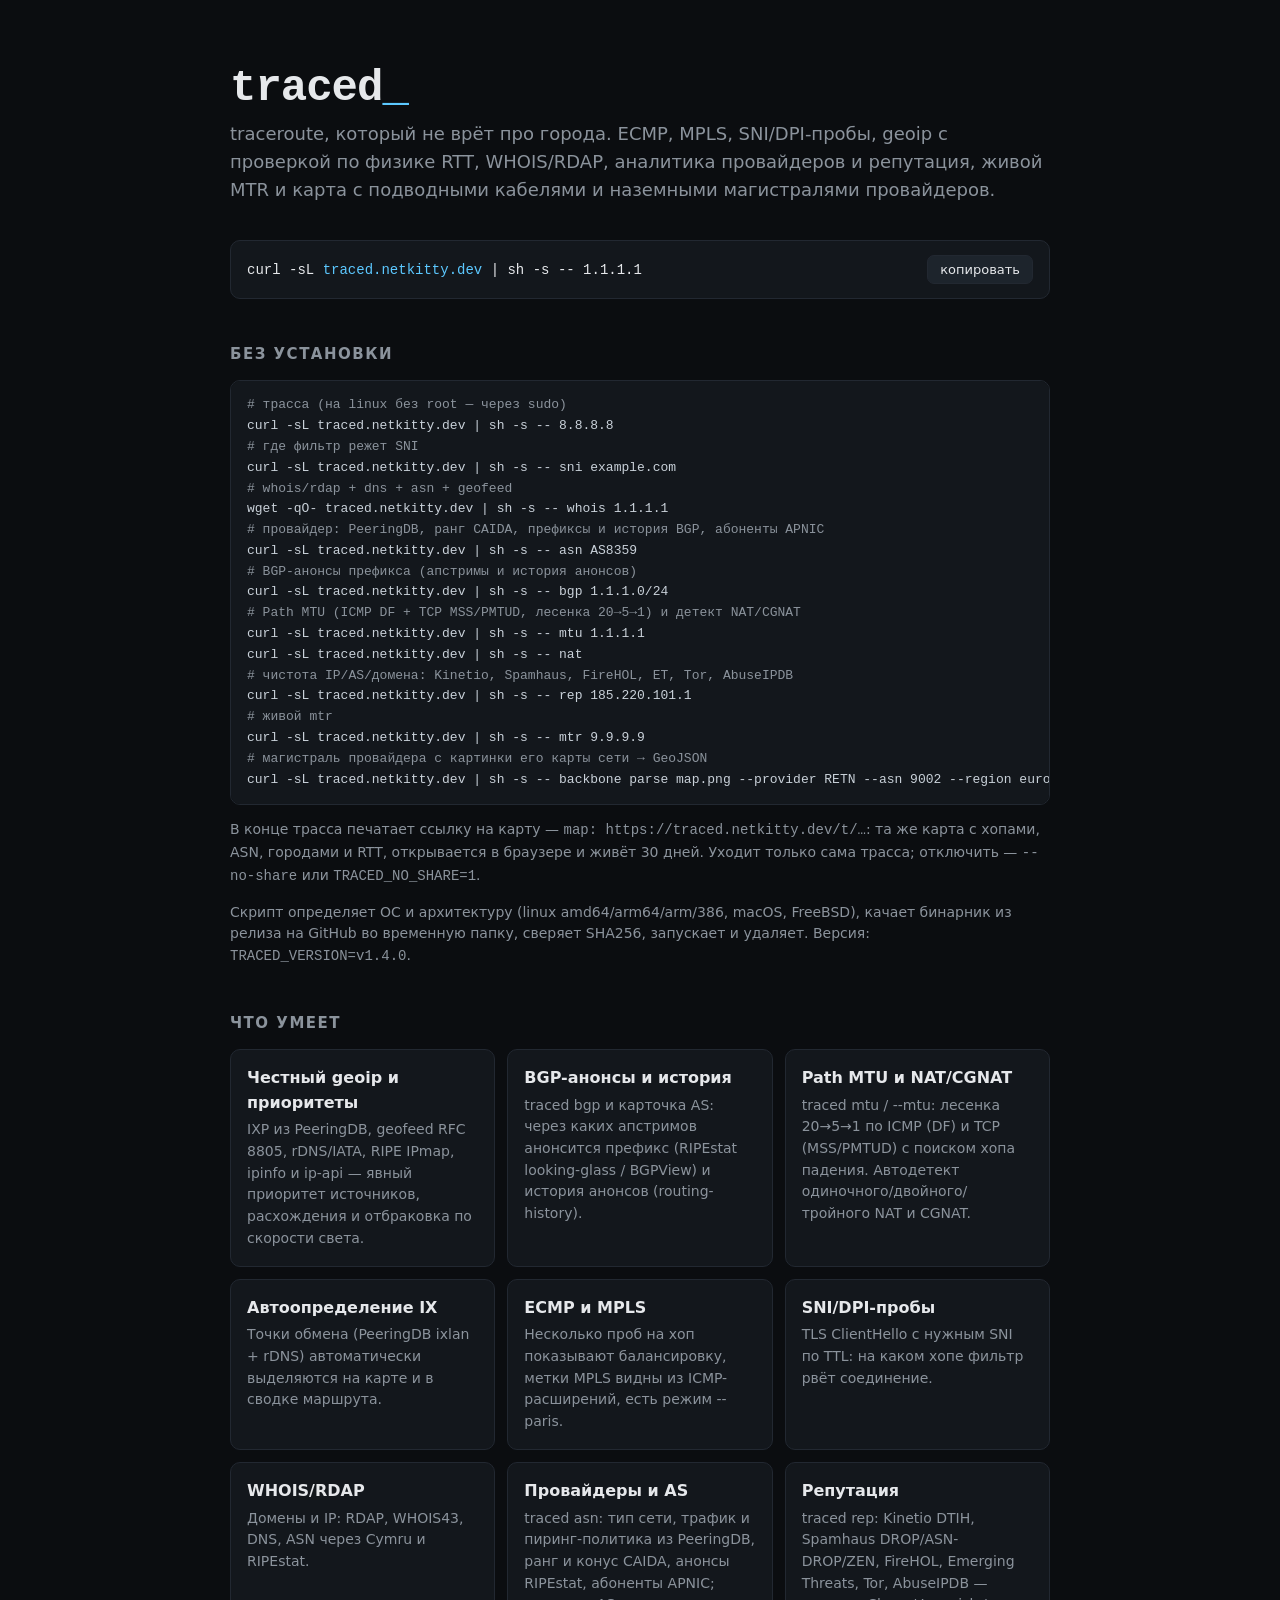
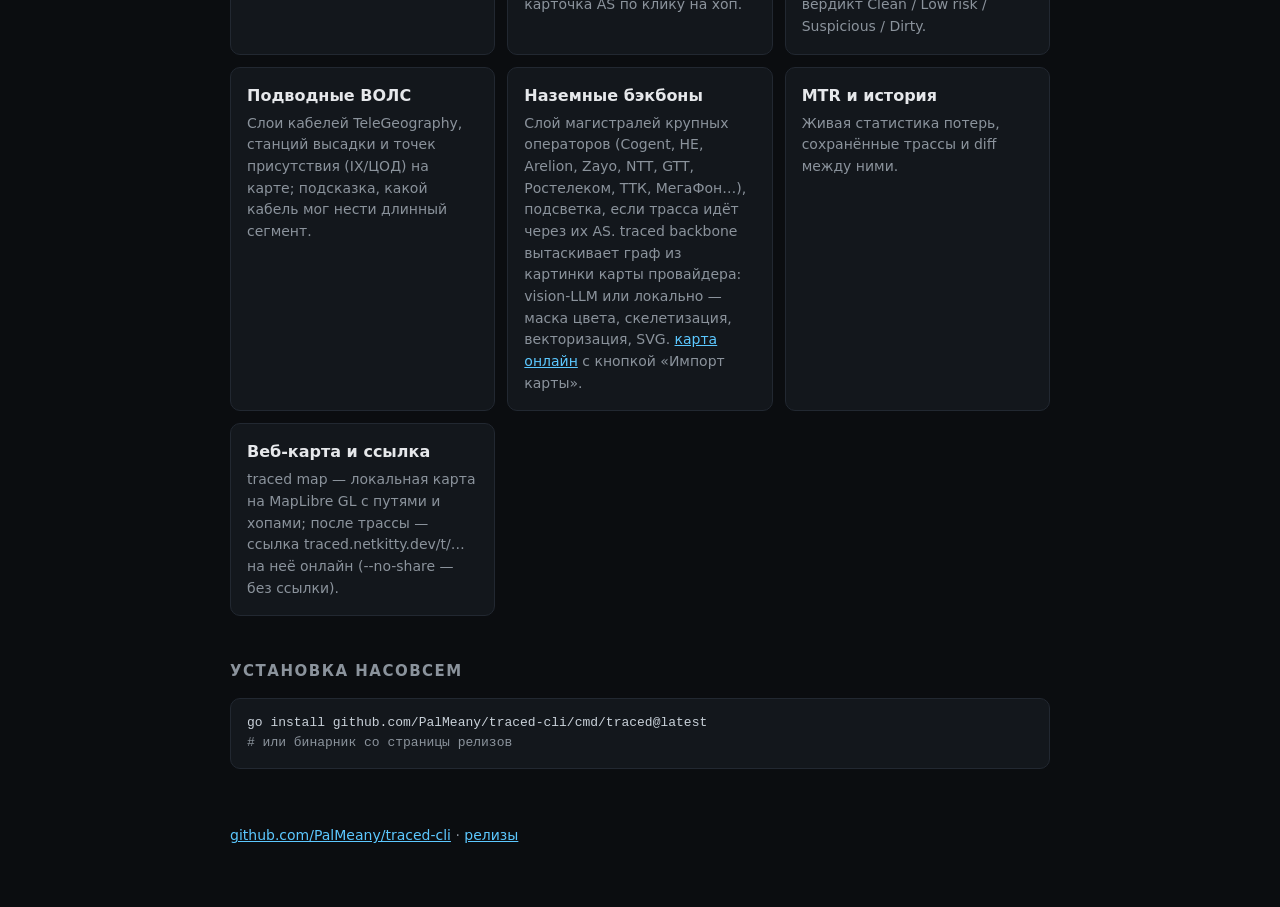
<file: site/index.html>
<!doctype html><html lang="ru"><head><meta charset="utf-8"><meta name="viewport" content="width=device-width,initial-scale=1">
<title>traced — traceroute с честной геолокацией</title>
<meta name="description" content="traceroute с ECMP, MPLS, SNI/DPI-пробами, проверенным geoip, WHOIS, MTR и веб-картой. Запуск одной строкой.">
<style>
:root{--bg:#0b0d10;--fg:#e6e8eb;--mut:#8b939c;--acc:#5cc8ff;--card:#13171c;--bd:#222831}
*{box-sizing:border-box}body{margin:0;background:var(--bg);color:var(--fg);font:16px/1.55 ui-sans-serif,system-ui,-apple-system,Segoe UI,Roboto,sans-serif}
main{max-width:860px;margin:0 auto;padding:64px 20px}
h1{font:700 44px/1.1 ui-monospace,SFMono-Regular,Menlo,monospace;margin:0 0 8px;letter-spacing:-1px}h1 span{color:var(--acc)}
.lead{color:var(--mut);font-size:18px;margin:0 0 36px}
.cmd{display:flex;align-items:center;gap:10px;background:var(--card);border:1px solid var(--bd);border-radius:10px;padding:14px 16px;font:14px ui-monospace,Menlo,monospace;overflow-x:auto}
.cmd code{flex:1;white-space:nowrap}.cmd code b{color:var(--acc);font-weight:400}
button{background:#1d242c;color:var(--fg);border:1px solid var(--bd);border-radius:7px;padding:6px 12px;cursor:pointer;font:13px ui-sans-serif,system-ui}button:hover{border-color:var(--acc)}
h2{font-size:15px;text-transform:uppercase;letter-spacing:1.5px;color:var(--mut);margin:44px 0 14px}
.grid{display:grid;grid-template-columns:repeat(auto-fit,minmax(240px,1fr));gap:12px}
.card{background:var(--card);border:1px solid var(--bd);border-radius:10px;padding:16px}.card b{display:block;margin-bottom:4px}.card p{margin:0;color:var(--mut);font-size:14px}
pre{background:var(--card);border:1px solid var(--bd);border-radius:10px;padding:14px 16px;font:13px/1.6 ui-monospace,Menlo,monospace;overflow-x:auto;color:#c9d1d9}pre i{color:var(--mut);font-style:normal}
footer{margin-top:56px;color:var(--mut);font-size:14px}a{color:var(--acc)}
</style></head><body><main>
<h1>traced<span>_</span></h1>
<p class="lead">traceroute, который не врёт про города. ECMP, MPLS, SNI/DPI-пробы, geoip с проверкой по физике RTT, WHOIS/RDAP, аналитика провайдеров и репутация, живой MTR и карта с подводными кабелями и наземными магистралями провайдеров.</p>
<div class="cmd"><code>curl -sL <b>traced.netkitty.dev</b> | sh -s -- 1.1.1.1</code><button onclick="navigator.clipboard.writeText('curl -sL traced.netkitty.dev | sh -s -- 1.1.1.1');this.textContent='скопировано'">копировать</button></div>
<h2>Без установки</h2>
<pre><i># трасса (на linux без root — через sudo)</i>
curl -sL traced.netkitty.dev | sh -s -- 8.8.8.8
<i># где фильтр режет SNI</i>
curl -sL traced.netkitty.dev | sh -s -- sni example.com
<i># whois/rdap + dns + asn + geofeed</i>
wget -qO- traced.netkitty.dev | sh -s -- whois 1.1.1.1
<i># провайдер: PeeringDB, ранг CAIDA, префиксы и история BGP, абоненты APNIC</i>
curl -sL traced.netkitty.dev | sh -s -- asn AS8359
<i># BGP-анонсы префикса (апстримы и история анонсов)</i>
curl -sL traced.netkitty.dev | sh -s -- bgp 1.1.1.0/24
<i># Path MTU (ICMP DF + TCP MSS/PMTUD, лесенка 20→5→1) и детект NAT/CGNAT</i>
curl -sL traced.netkitty.dev | sh -s -- mtu 1.1.1.1
curl -sL traced.netkitty.dev | sh -s -- nat
<i># чистота IP/AS/домена: Kinetio, Spamhaus, FireHOL, ET, Tor, AbuseIPDB</i>
curl -sL traced.netkitty.dev | sh -s -- rep 185.220.101.1
<i># живой mtr</i>
curl -sL traced.netkitty.dev | sh -s -- mtr 9.9.9.9
<i># магистраль провайдера с картинки его карты сети → GeoJSON</i>
curl -sL traced.netkitty.dev | sh -s -- backbone parse map.png --provider RETN --asn 9002 --region europe --out retn.geojson</pre>
<p style="color:var(--mut);font-size:14px">В конце трасса печатает ссылку на карту — <code>map: https://traced.netkitty.dev/t/…</code>: та же карта с хопами, ASN, городами и RTT, открывается в браузере и живёт 30 дней. Уходит только сама трасса; отключить — <code>--no-share</code> или <code>TRACED_NO_SHARE=1</code>.</p>
<p style="color:var(--mut);font-size:14px">Скрипт определяет ОС и архитектуру (linux amd64/arm64/arm/386, macOS, FreeBSD), качает бинарник из релиза на GitHub во временную папку, сверяет SHA256, запускает и удаляет. Версия: <code>TRACED_VERSION=v1.4.0</code>.</p>
<h2>Что умеет</h2>
<div class="grid">
<div class="card"><b>Честный geoip и приоритеты</b><p>IXP из PeeringDB, geofeed RFC 8805, rDNS/IATA, RIPE IPmap, ipinfo и ip-api — явный приоритет источников, расхождения и отбраковка по скорости света.</p></div>
<div class="card"><b>BGP-анонсы и история</b><p>traced bgp и карточка AS: через каких апстримов анонсится префикс (RIPEstat looking-glass / BGPView) и история анонсов (routing-history).</p></div>
<div class="card"><b>Path MTU и NAT/CGNAT</b><p>traced mtu / --mtu: лесенка 20→5→1 по ICMP (DF) и TCP (MSS/PMTUD) с поиском хопа падения. Автодетект одиночного/двойного/тройного NAT и CGNAT.</p></div>
<div class="card"><b>Автоопределение IX</b><p>Точки обмена (PeeringDB ixlan + rDNS) автоматически выделяются на карте и в сводке маршрута.</p></div>
<div class="card"><b>ECMP и MPLS</b><p>Несколько проб на хоп показывают балансировку, метки MPLS видны из ICMP-расширений, есть режим --paris.</p></div>
<div class="card"><b>SNI/DPI-пробы</b><p>TLS ClientHello с нужным SNI по TTL: на каком хопе фильтр рвёт соединение.</p></div>
<div class="card"><b>WHOIS/RDAP</b><p>Домены и IP: RDAP, WHOIS43, DNS, ASN через Cymru и RIPEstat.</p></div>
<div class="card"><b>Провайдеры и AS</b><p>traced asn: тип сети, трафик и пиринг-политика из PeeringDB, ранг и конус CAIDA, анонсы RIPEstat, абоненты APNIC; карточка AS по клику на хоп.</p></div>
<div class="card"><b>Репутация</b><p>traced rep: Kinetio DTIH, Spamhaus DROP/ASN-DROP/ZEN, FireHOL, Emerging Threats, Tor, AbuseIPDB — вердикт Clean / Low risk / Suspicious / Dirty.</p></div>
<div class="card"><b>Подводные ВОЛС</b><p>Слои кабелей TeleGeography, станций высадки и точек присутствия (IX/ЦОД) на карте; подсказка, какой кабель мог нести длинный сегмент.</p></div>
<div class="card"><b>Наземные бэкбоны</b><p>Слой магистралей крупных операторов (Cogent, HE, Arelion, Zayo, NTT, GTT, Ростелеком, ТТК, МегаФон…), подсветка, если трасса идёт через их AS. traced backbone вытаскивает граф из картинки карты провайдера: vision-LLM или локально — маска цвета, скелетизация, векторизация, SVG. <a href="/t/map">карта онлайн</a> с кнопкой «Импорт карты».</p></div>
<div class="card"><b>MTR и история</b><p>Живая статистика потерь, сохранённые трассы и diff между ними.</p></div>
<div class="card"><b>Веб-карта и ссылка</b><p>traced map — локальная карта на MapLibre GL с путями и хопами; после трассы — ссылка traced.netkitty.dev/t/… на неё онлайн (--no-share — без ссылки).</p></div>
</div>
<h2>Установка насовсем</h2>
<pre>go install github.com/PalMeany/traced-cli/cmd/traced@latest
<i># или бинарник со страницы релизов</i></pre>
<footer><a href="https://github.com/PalMeany/traced-cli">github.com/PalMeany/traced-cli</a> · <a href="https://github.com/PalMeany/traced-cli/releases/latest">релизы</a></footer>
</main></body></html>
</file>
